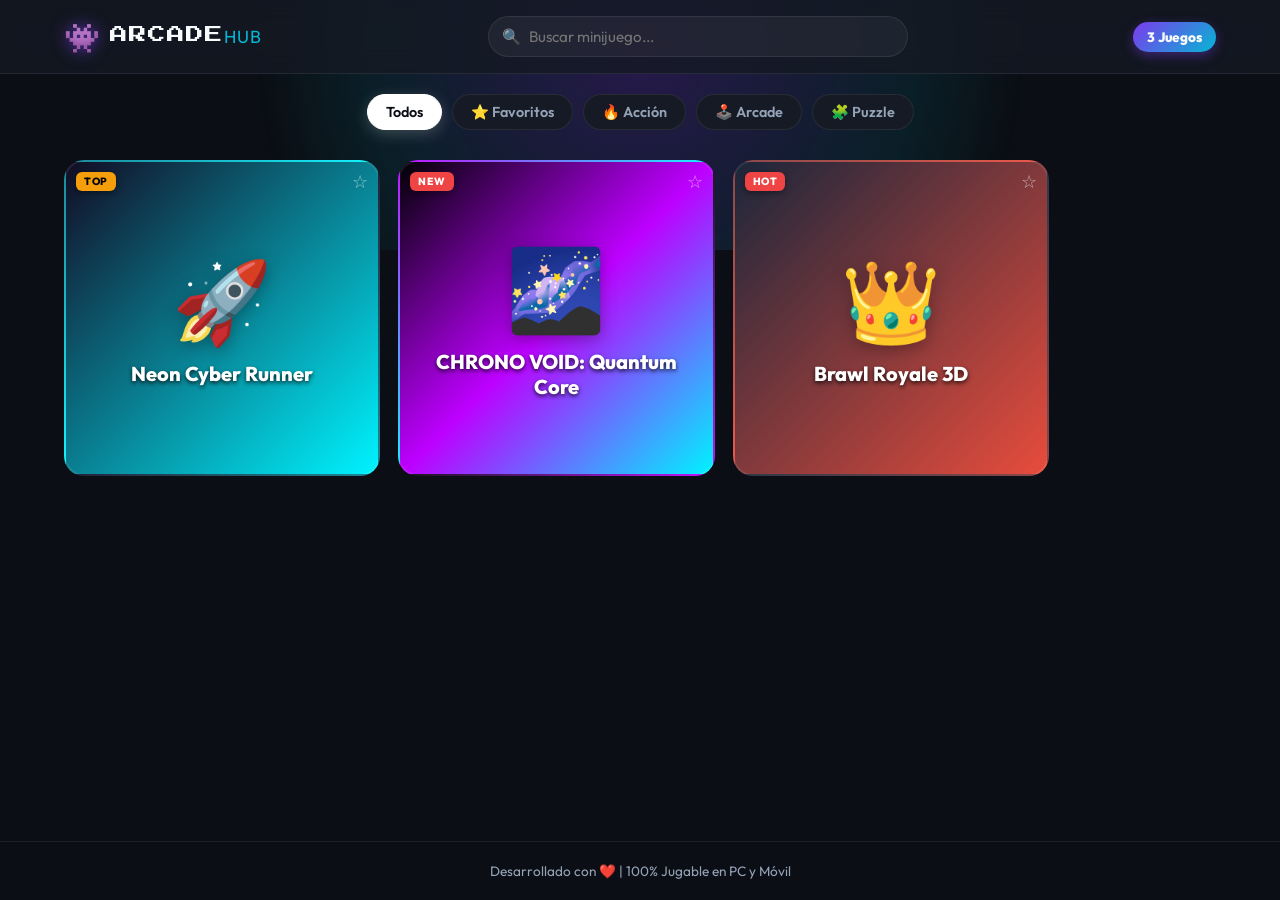
<file: index.html>
<!DOCTYPE html>
<html lang="es">
<head>
    <meta charset="UTF-8">
    <meta name="viewport" content="width=device-width, initial-scale=1.0, maximum-scale=1.0, user-scalable=no">
    <title>ARCADE HUB | Minijuegos Originales</title>
    <link rel="preconnect" href="https://fonts.googleapis.com">
    <link rel="preconnect" href="https://fonts.gstatic.com" crossorigin>
    <link href="https://fonts.googleapis.com/css2?family=Outfit:wght@400;600;800&family=Press+Start+2P&display=swap" rel="stylesheet">
    <link rel="stylesheet" href="style.css">
</head>
<body>
    <!-- Fondo animado con brillo sutil -->
    <div class="bg-glow"></div>

    <!-- Barra de Navegación Superior -->
    <nav class="navbar">
        <div class="logo">
            <span class="logo-icon">👾</span>
            <span class="logo-text">ARCADE<span class="accent">HUB</span></span>
        </div>

        <div class="search-box">
            <span class="search-icon">🔍</span>
            <input type="text" id="buscador" placeholder="Buscar minijuego...">
        </div>

        <div class="stats-badge">
            <span id="contador-juegos">0</span> Juegos
        </div>
    </nav>

    <!-- Filtros por Categoría -->
    <div class="filtros-container">
        <button class="filtro-btn activo" data-categoria="todos">Todos</button>
        <button class="filtro-btn" data-categoria="favoritos">⭐ Favoritos</button>
        <button class="filtro-btn" data-categoria="accion">🔥 Acción</button>
        <button class="filtro-btn" data-categoria="arcade">🕹️ Arcade</button>
        <button class="filtro-btn" data-categoria="puzzle">🧩 Puzzle</button>
    </div>

    <!-- Cuadrícula Principal estilo Friv Pro -->
    <main class="contenedor-principal">
        <div id="grid-juegos" class="grid-juegos"></div>
        <div id="sin-resultados" class="sin-resultados oculto">
            <p>No se encontraron juegos con ese nombre 😢</p>
        </div>
    </main>

    <!-- Visor / Modal de Juego -->
    <div id="modal-juego" class="modal oculto">
        <div class="modal-contenido" id="modal-box">
            <div class="modal-barra">
                <div class="juego-info-barra">
                    <span id="icono-juego-actual" class="modal-icono">🎮</span>
                    <div>
                        <h2 id="titulo-juego-actual">Nombre del Juego</h2>
                        <span id="controles-juego-actual" class="controles-hint">PC: Flechas / Celular: Táctil</span>
                    </div>
                </div>
                <div class="modal-acciones">
                    <button id="btn-favorito-modal" class="btn-accion" title="Agregar a Favoritos">☆</button>
                    <button id="btn-reiniciar" class="btn-accion" title="Reiniciar Juego">↻</button>
                    <button id="btn-fullscreen" class="btn-accion" title="Pantalla Completa">⛶</button>
                    <button id="btn-cerrar" class="btn-accion btn-cerrar" title="Salir">✖</button>
                </div>
            </div>
            
            <div class="iframe-wrapper">
                <div id="loader" class="loader">Cargando juego...</div>
                <iframe id="iframe-juego" src="" frameborder="0" allowfullscreen allow="autoplay; fullscreen"></iframe>
            </div>
        </div>
    </div>

    <footer>
        <p>Desarrollado con ❤️ | 100% Jugable en PC y Móvil</p>
    </footer>

    <script src="juegos.js"></script>
</body>
</html>
</file>
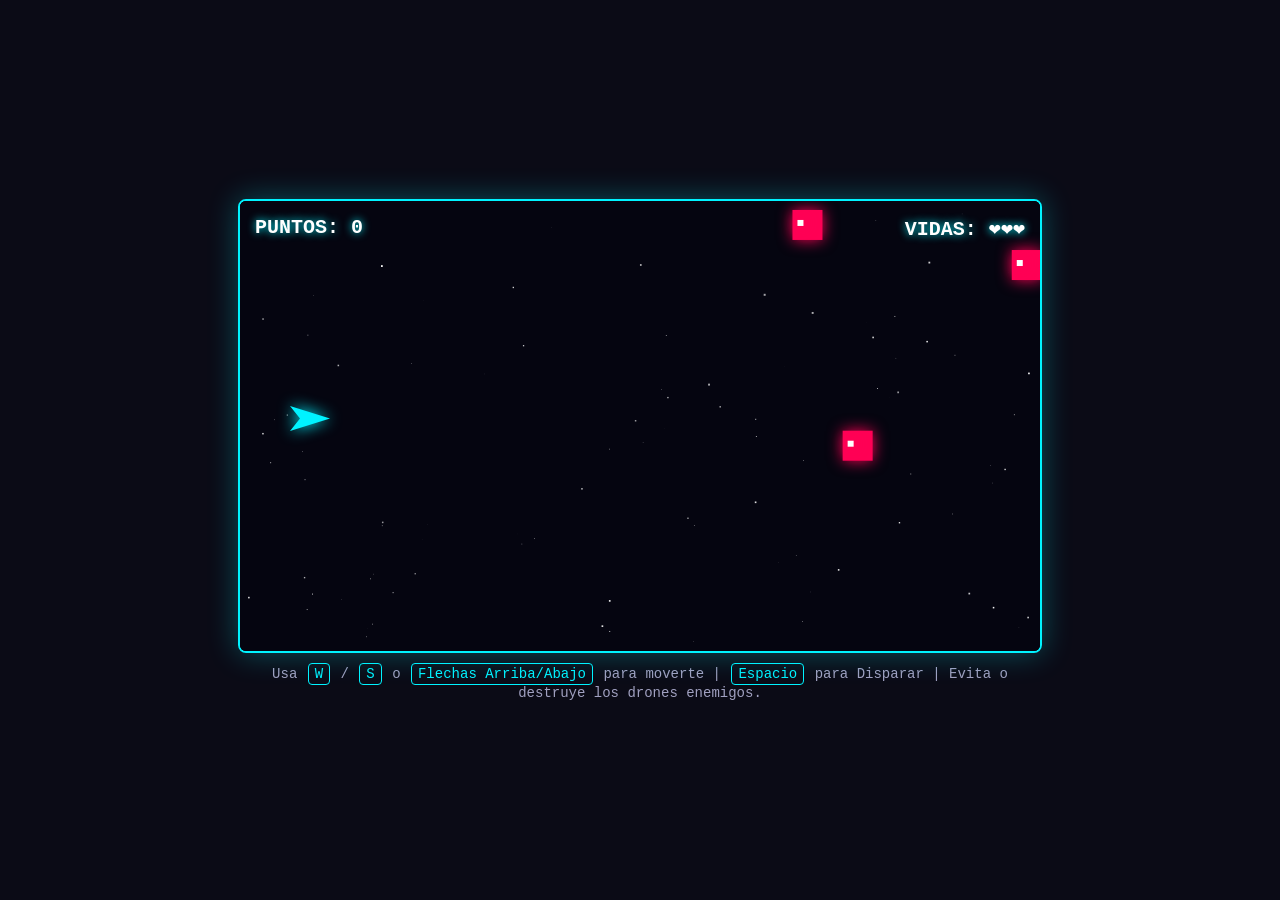
<file: juegos/cyber-runner/index.html>
<!DOCTYPE html>
<html lang="es">
<head>
    <meta charset="UTF-8">
    <meta name="viewport" content="width=device-width, initial-scale=1.0, maximum-scale=1.0, user-scalable=no">
    <title>Neon Cyber Runner</title>
    <style>
        * {
            margin: 0;
            padding: 0;
            box-sizing: border-box;
            -webkit-tap-highlight-color: transparent;
            user-select: none;
        }
        body {
            background-color: #0b0b16;
            color: #fff;
            font-family: 'Courier New', Courier, monospace;
            display: flex;
            flex-direction: column;
            align-items: center;
            justify-content: center;
            min-height: 100vh;
            overflow: hidden;
            padding: 10px;
        }
        #game-container {
            position: relative;
            box-shadow: 0 0 30px rgba(0, 243, 255, 0.3);
            border: 2px solid #00f3ff;
            border-radius: 8px;
            overflow: hidden;
            max-width: 100%;
        }
        canvas {
            display: block;
            background: linear-gradient(to bottom, #050510, #120c24);
            width: 100%;
            height: auto;
            max-height: 55vh;
        }
        #ui {
            position: absolute;
            top: 15px;
            left: 15px;
            right: 15px;
            display: flex;
            justify-content: space-between;
            font-size: clamp(14px, 4vw, 20px);
            font-weight: bold;
            text-shadow: 0 0 8px #00f3ff;
            pointer-events: none;
        }
        #instructions {
            margin-top: 10px;
            text-align: center;
            color: #a0a0c0;
            font-size: clamp(11px, 3vw, 14px);
            max-width: 800px;
            padding: 0 10px;
        }
        .key {
            display: inline-block;
            padding: 2px 6px;
            border: 1px solid #00f3ff;
            border-radius: 4px;
            color: #00f3ff;
            margin: 0 2px;
        }

        /* Controles Táctiles para Celular */
        #mobile-controls {
            display: none;
            width: 100%;
            max-width: 800px;
            margin-top: 15px;
            justify-content: space-between;
            align-items: center;
            padding: 0 10px;
        }
        .control-group {
            display: flex;
            gap: 12px;
        }
        .ctrl-btn {
            background: rgba(0, 243, 255, 0.15);
            border: 2px solid #00f3ff;
            color: #00f3ff;
            font-size: 24px;
            width: 65px;
            height: 65px;
            border-radius: 50%;
            display: flex;
            align-items: center;
            justify-content: center;
            cursor: pointer;
            box-shadow: 0 0 10px rgba(0, 243, 255, 0.2);
            outline: none;
            transition: background 0.1s, transform 0.1s;
        }
        .ctrl-btn:active {
            background: rgba(0, 243, 255, 0.4);
            transform: scale(0.92);
        }
        #btn-shoot {
            background: rgba(255, 0, 85, 0.15);
            border-color: #ff0055;
            color: #ff0055;
            width: 80px;
            height: 80px;
            border-radius: 50%;
            font-size: 14px;
            font-weight: bold;
            box-shadow: 0 0 10px rgba(255, 0, 85, 0.3);
        }
        #btn-shoot:active {
            background: rgba(255, 0, 85, 0.4);
        }

        /* Mostrar controles táctiles solo en pantallas táctiles o móviles */
        @media (hover: none) and (pointer: coarse), (max-width: 900px) {
            #mobile-controls {
                display: flex;
            }
            #instructions {
                display: none;
            }
        }
    </style>
</head>
<body>

    <div id="game-container">
        <canvas id="gameCanvas" width="800" height="450"></canvas>
        <div id="ui">
            <span id="scoreDisplay">PUNTOS: 0</span>
            <span id="livesDisplay">VIDAS: ❤️❤️❤️</span>
        </div>
    </div>

    <div id="instructions">
        Usa <span class="key">W</span> / <span class="key">S</span> o <span class="key">Flechas Arriba/Abajo</span> para moverte | <span class="key">Espacio</span> para Disparar | Evita o destruye los drones enemigos.
    </div>

    <!-- Panel de Botones Táctiles para Celular -->
    <div id="mobile-controls">
        <div class="control-group">
            <button class="ctrl-btn" id="btn-up">⬆️</button>
            <button class="ctrl-btn" id="btn-down">⬇️</button>
        </div>
        <div class="control-group">
            <button class="ctrl-btn" id="btn-shoot">DISPARAR</button>
        </div>
    </div>

    <script>
        const canvas = document.getElementById('gameCanvas');
        const ctx = canvas.getContext('2d');

        // Estado del Juego
        let score = 0;
        let lives = 3;
        let gameRunning = true;
        let frameCount = 0;

        // Controles de Teclado
        const keys = {};
        window.addEventListener('keydown', e => {
            keys[e.code] = true;
            if (e.code === 'Space' && gameRunning) {
                shootLaser();
                e.preventDefault();
            }
            if (!gameRunning && e.code === 'KeyR') {
                resetGame();
            }
        });
        window.addEventListener('keyup', e => keys[e.code] = false);

        // Controles Táctiles (Celular)
        const setupTouchBtn = (id, keyCode) => {
            const btn = document.getElementById(id);
            btn.addEventListener('touchstart', (e) => {
                e.preventDefault();
                keys[keyCode] = true;
            });
            btn.addEventListener('touchend', (e) => {
                e.preventDefault();
                keys[keyCode] = false;
            });
            // Soporte para mouse por si se prueba en PC
            btn.addEventListener('mousedown', () => keys[keyCode] = true);
            btn.addEventListener('mouseup', () => keys[keyCode] = false);
        };

        setupTouchBtn('btn-up', 'ArrowUp');
        setupTouchBtn('btn-down', 'ArrowDown');

        document.getElementById('btn-shoot').addEventListener('touchstart', (e) => {
            e.preventDefault();
            if (gameRunning) shootLaser();
            else resetGame();
        });
        document.getElementById('btn-shoot').addEventListener('mousedown', () => {
            if (gameRunning) shootLaser();
            else resetGame();
        });

        // Jugador
        const player = {
            x: 50,
            y: canvas.height / 2 - 20,
            width: 40,
            height: 25,
            speed: 5,
            color: '#00f3ff'
        };

        let lasers = [];
        let enemies = [];
        let particles = [];
        let stars = [];

        // Generar fondo estrellado con efecto paralaje
        for (let i = 0; i < 100; i++) {
            stars.push({
                x: Math.random() * canvas.width,
                y: Math.random() * canvas.height,
                size: Math.random() * 2,
                speed: Math.random() * 2 + 0.5
            });
        }

        function shootLaser() {
            lasers.push({
                x: player.x + player.width,
                y: player.y + player.height / 2 - 3,
                width: 15,
                height: 6,
                speed: 10,
                color: '#0ff'
            });
        }

        function spawnEnemy() {
            if (Math.random() < 0.03) {
                enemies.push({
                    x: canvas.width,
                    y: Math.random() * (canvas.height - 40),
                    width: 30,
                    height: 30,
                    speed: Math.random() * 2 + 2,
                    color: '#ff0055'
                });
            }
        }

        function createExplosion(x, y, color) {
            for (let i = 0; i < 20; i++) {
                particles.push({
                    x: x,
                    y: y,
                    vx: (Math.random() - 0.5) * 6,
                    vy: (Math.random() - 0.5) * 6,
                    radius: Math.random() * 3 + 1,
                    color: color,
                    life: 30
                });
            }
        }

        function update() {
            if (!gameRunning) return;

            frameCount++;

            // Movimiento del Jugador
            if ((keys['ArrowUp'] || keys['KeyW']) && player.y > 0) player.y -= player.speed;
            if ((keys['ArrowDown'] || keys['KeyS']) && player.y + player.height < canvas.height) player.y += player.speed;

            // Actualizar Estrellas
            stars.forEach(star => {
                star.x -= star.speed;
                if (star.x < 0) star.x = canvas.width;
            });

            // Actualizar Láseres
            for (let i = lasers.length - 1; i >= 0; i--) {
                lasers[i].x += lasers[i].speed;
                if (lasers[i].x > canvas.width) {
                    lasers.splice(i, 1);
                }
            }

            // Generar y Actualizar Enemigos
            spawnEnemy();
            for (let i = enemies.length - 1; i >= 0; i--) {
                enemies[i].x -= enemies[i].speed;

                // Colisión Jugador - Enemigo
                if (
                    player.x < enemies[i].x + enemies[i].width &&
                    player.x + player.width > enemies[i].x &&
                    player.y < enemies[i].y + enemies[i].height &&
                    player.y + player.height > enemies[i].y
                ) {
                    createExplosion(player.x, player.y, '#00f3ff');
                    lives--;
                    enemies.splice(i, 1);
                    if (lives <= 0) {
                        gameRunning = false;
                    }
                    continue;
                }

                // Colisión Láser - Enemigo
                for (let j = lasers.length - 1; j >= 0; j--) {
                    if (
                        lasers[j].x < enemies[i].x + enemies[i].width &&
                        lasers[j].x + lasers[j].width > enemies[i].x &&
                        lasers[j].y < enemies[i].y + enemies[i].height &&
                        lasers[j].y + lasers[j].height > enemies[i].y
                    ) {
                        createExplosion(enemies[i].x, enemies[i].y, '#ff0055');
                        score += 100;
                        enemies.splice(i, 1);
                        lasers.splice(j, 1);
                        break;
                    }
                }

                // Eliminar enemigos fuera de pantalla
                if (enemies[i] && enemies[i].x + enemies[i].width < 0) {
                    enemies.splice(i, 1);
                }
            }

            // Actualizar Partículas
            for (let i = particles.length - 1; i >= 0; i--) {
                particles[i].x += particles[i].vx;
                particles[i].y += particles[i].vy;
                particles[i].life--;
                if (particles[i].life <= 0) {
                    particles.splice(i, 1);
                }
            }

            // Actualizar UI HTML
            document.getElementById('scoreDisplay').innerText = `PUNTOS: ${score}`;
            document.getElementById('livesDisplay').innerText = `VIDAS: ${'❤️'.repeat(lives)}`;
        }

        function draw() {
            ctx.fillStyle = '#050510';
            ctx.fillRect(0, 0, canvas.width, canvas.height);

            // Dibujar Estrellas
            ctx.fillStyle = '#ffffff';
            stars.forEach(star => {
                ctx.globalAlpha = Math.random() * 0.5 + 0.5;
                ctx.fillRect(star.x, star.y, star.size, star.size);
            });
            ctx.globalAlpha = 1.0;

            // Dibujar Jugador
            ctx.shadowBlur = 15;
            ctx.shadowColor = player.color;
            ctx.fillStyle = player.color;
            ctx.beginPath();
            ctx.moveTo(player.x + player.width, player.y + player.height / 2);
            ctx.lineTo(player.x, player.y);
            ctx.lineTo(player.x + 10, player.y + player.height / 2);
            ctx.lineTo(player.x, player.y + player.height);
            ctx.closePath();
            ctx.fill();

            // Dibujar Láseres
            ctx.shadowColor = '#0ff';
            ctx.fillStyle = '#0ff';
            lasers.forEach(laser => {
                ctx.fillRect(laser.x, laser.y, laser.width, laser.height);
            });

            // Dibujar Enemigos
            ctx.shadowColor = '#ff0055';
            ctx.fillStyle = '#ff0055';
            enemies.forEach(enemy => {
                ctx.fillRect(enemy.x, enemy.y, enemy.width, enemy.height);
                ctx.fillStyle = '#fff';
                ctx.fillRect(enemy.x + 5, enemy.y + 10, 6, 6);
                ctx.fillStyle = '#ff0055';
            });

            // Dibujar Partículas
            particles.forEach(p => {
                ctx.shadowColor = p.color;
                ctx.fillStyle = p.color;
                ctx.beginPath();
                ctx.arc(p.x, p.y, p.radius, 0, Math.PI * 2);
                ctx.fill();
            });

            ctx.shadowBlur = 0;

            // Pantalla de Game Over
            if (!gameRunning) {
                ctx.fillStyle = 'rgba(0, 0, 0, 0.85)';
                ctx.fillRect(0, 0, canvas.width, canvas.height);

                ctx.fillStyle = '#ff0055';
                ctx.font = 'bold 28px "Courier New"';
                ctx.textAlign = 'center';
                ctx.shadowBlur = 20;
                ctx.shadowColor = '#ff0055';
                ctx.fillText('GAME OVER', canvas.width / 2, canvas.height / 2 - 25);

                ctx.fillStyle = '#00f3ff';
                ctx.font = '16px "Courier New"';
                ctx.shadowColor = '#00f3ff';
                ctx.fillText('Presiona [ R ] o toca DISPARAR', canvas.width / 2, canvas.height / 2 + 20);
                ctx.textAlign = 'left';
            }
        }

        function resetGame() {
            score = 0;
            lives = 3;
            lasers = [];
            enemies = [];
            particles = [];
            player.y = canvas.height / 2 - 20;
            gameRunning = true;
        }

        function gameLoop() {
            update();
            draw();
            requestAnimationFrame(gameLoop);
        }

        gameLoop();
    </script>
</body>
</html>
</file>
<file: style.css>
:root {
    --bg-dark: #0b0e14;
    --bg-card: #151a24;
    --primary: #7c3aed;
    --secondary: #06b6d4;
    --accent: #f59e0b;
    --text-main: #f8fafc;
    --text-muted: #94a3b8;
    --glass: rgba(21, 26, 36, 0.8);
    --border-glass: rgba(255, 255, 255, 0.08);
}

* {
    box-sizing: border-box;
    margin: 0;
    padding: 0;
    font-family: 'Outfit', sans-serif;
    -webkit-tap-highlight-color: transparent;
}

body {
    background-color: var(--bg-dark);
    color: var(--text-main);
    min-height: 100vh;
    display: flex;
    flex-direction: column;
    overflow-x: hidden;
    position: relative;
}

/* Luz ambiental de fondo */
.bg-glow {
    position: fixed;
    top: -150px;
    left: 50%;
    transform: translateX(-50%);
    width: 80vw;
    height: 400px;
    background: radial-gradient(circle, rgba(124, 58, 237, 0.25) 0%, rgba(6, 182, 212, 0.1) 50%, transparent 70%);
    pointer-events: none;
    z-index: -1;
}

/* Navbar */
.navbar {
    display: flex;
    justify-content: space-between;
    align-items: center;
    padding: 16px 5%;
    background: var(--glass);
    backdrop-filter: blur(12px);
    border-bottom: 1px solid var(--border-glass);
    position: sticky;
    top: 0;
    z-index: 50;
    gap: 15px;
    flex-wrap: wrap;
}

.logo {
    display: flex;
    align-items: center;
    gap: 10px;
    cursor: pointer;
}

.logo-icon {
    font-size: 1.8rem;
    filter: drop-shadow(0 0 8px rgba(124, 58, 237, 0.8));
}

.logo-text {
    font-family: 'Press Start 2P', cursive;
    font-size: 1.1rem;
    letter-spacing: 1px;
}

.logo-text .accent {
    color: var(--secondary);
}

.search-box {
    flex: 1;
    max-width: 420px;
    position: relative;
    display: flex;
    align-items: center;
}

.search-icon {
    position: absolute;
    left: 14px;
    font-size: 0.95rem;
    opacity: 0.7;
}

.search-box input {
    width: 100%;
    padding: 10px 15px 10px 40px;
    border-radius: 99px;
    border: 1px solid var(--border-glass);
    background: rgba(255, 255, 255, 0.05);
    color: white;
    font-size: 0.95rem;
    outline: none;
    transition: all 0.25s ease;
}

.search-box input:focus {
    border-color: var(--secondary);
    background: rgba(255, 255, 255, 0.1);
    box-shadow: 0 0 15px rgba(6, 182, 212, 0.25);
}

.stats-badge {
    background: linear-gradient(135deg, var(--primary), var(--secondary));
    padding: 6px 14px;
    border-radius: 99px;
    font-weight: 800;
    font-size: 0.85rem;
    box-shadow: 0 4px 12px rgba(124, 58, 237, 0.4);
}

/* Filtros */
.filtros-container {
    display: flex;
    justify-content: center;
    gap: 10px;
    padding: 20px 5% 10px;
    flex-wrap: wrap;
}

.filtro-btn {
    background: var(--bg-card);
    color: var(--text-muted);
    border: 1px solid var(--border-glass);
    padding: 8px 18px;
    border-radius: 99px;
    font-weight: 600;
    font-size: 0.9rem;
    cursor: pointer;
    transition: all 0.2s ease;
}

.filtro-btn:hover {
    color: white;
    border-color: rgba(255, 255, 255, 0.25);
    transform: translateY(-2px);
}

.filtro-btn.activo {
    background: white;
    color: var(--bg-dark);
    border-color: white;
    box-shadow: 0 4px 15px rgba(255, 255, 255, 0.2);
}

/* Grid Principal */
.contenedor-principal {
    flex: 1;
    width: 100%;
    max-width: 1300px;
    margin: 0 auto;
    padding: 20px 5% 50px;
}

.grid-juegos {
    display: grid;
    grid-template-columns: repeat(auto-fill, minmax(145px, 1fr));
    gap: 18px;
}

/* Tarjeta Estilo Friv Pro */
.tarjeta-juego {
    aspect-ratio: 1 / 1;
    border-radius: 20px;
    position: relative;
    overflow: hidden;
    cursor: pointer;
    background: var(--bg-card);
    border: 2px solid var(--border-glass);
    transition: transform 0.25s cubic-bezier(0.175, 0.885, 0.32, 1.275), box-shadow 0.25s ease, border-color 0.25s ease;
    display: flex;
    flex-direction: column;
    align-items: center;
    justify-content: center;
    padding: 12px;
    user-select: none;
}

.tarjeta-juego:hover {
    transform: translateY(-6px) scale(1.04);
    border-color: var(--secondary);
    box-shadow: 0 12px 25px rgba(0, 0, 0, 0.5), 0 0 15px rgba(6, 182, 212, 0.35);
    z-index: 5;
}

/* Tarjeta destacada (ocupa 2x2 en pantallas medianas/grandes) */
.tarjeta-juego.destacado {
    grid-column: span 2;
    grid-row: span 2;
}

.tarjeta-juego.destacado .icono-juego {
    font-size: 5rem;
}

.tarjeta-juego.destacado .titulo-juego {
    font-size: 1.25rem;
}

/* Etiqueta superior (NUEVO / TOP) */
.badge-tag {
    position: absolute;
    top: 10px;
    left: 10px;
    background: #ef4444;
    color: white;
    font-size: 0.65rem;
    font-weight: 800;
    padding: 3px 8px;
    border-radius: 6px;
    text-transform: uppercase;
    letter-spacing: 0.5px;
    box-shadow: 0 2px 6px rgba(0, 0, 0, 0.4);
}

.badge-tag.top {
    background: var(--accent);
    color: #000;
}

/* Botón estrella rápido en tarjeta */
.fav-corner {
    position: absolute;
    top: 8px;
    right: 10px;
    font-size: 1.1rem;
    opacity: 0.6;
    transition: transform 0.2s, opacity 0.2s;
    z-index: 3;
}

.fav-corner:hover, .fav-corner.es-fav {
    opacity: 1;
    transform: scale(1.2);
}

.icono-juego {
    font-size: 3.3rem;
    margin-bottom: 10px;
    transition: transform 0.3s ease;
    filter: drop-shadow(0 4px 8px rgba(0, 0, 0, 0.3));
}

.tarjeta-juego:hover .icono-juego {
    transform: scale(1.12) rotate(-4deg);
}

/* Si usas imagen en vez de emoji */
.img-juego {
    position: absolute;
    inset: 0;
    width: 100%;
    height: 100%;
    object-fit: cover;
    z-index: 1;
}

.overlay-info {
    position: relative;
    z-index: 2;
    text-align: center;
    width: 100%;
}

.tarjeta-juego.con-imagen .overlay-info {
    position: absolute;
    bottom: 0;
    left: 0;
    right: 0;
    padding: 25px 10px 10px;
    background: linear-gradient(to top, rgba(0, 0, 0, 0.9), transparent);
}

.titulo-juego {
    font-weight: 800;
    font-size: 0.95rem;
    color: white;
    text-shadow: 0 2px 4px rgba(0, 0, 0, 0.8);
}

.sin-resultados {
    text-align: center;
    padding: 50px 20px;
    color: var(--text-muted);
    font-size: 1.1rem;
}

/* Modal / Visor de Juego */
.modal {
    position: fixed;
    inset: 0;
    background: rgba(5, 7, 11, 0.92);
    backdrop-filter: blur(8px);
    display: flex;
    justify-content: center;
    align-items: center;
    z-index: 100;
    padding: 15px;
    animation: fadeIn 0.2s ease;
}

@keyframes fadeIn {
    from { opacity: 0; }
    to { opacity: 1; }
}

.oculto {
    display: none !important;
}

.modal-contenido {
    width: 100%;
    max-width: 1050px;
    height: 88vh;
    background: #111622;
    border: 1px solid rgba(255, 255, 255, 0.15);
    border-radius: 18px;
    display: flex;
    flex-direction: column;
    overflow: hidden;
    box-shadow: 0 25px 60px rgba(0, 0, 0, 0.8);
}

.modal-barra {
    background: #182032;
    padding: 12px 18px;
    display: flex;
    justify-content: space-between;
    align-items: center;
    border-bottom: 1px solid var(--border-glass);
}

.juego-info-barra {
    display: flex;
    align-items: center;
    gap: 12px;
}

.modal-icono {
    font-size: 1.8rem;
}

.juego-info-barra h2 {
    font-size: 1.05rem;
    font-weight: 800;
}

.controles-hint {
    font-size: 0.78rem;
    color: var(--secondary);
    display: block;
}

.modal-acciones {
    display: flex;
    gap: 8px;
}

.btn-accion {
    background: rgba(255, 255, 255, 0.08);
    border: 1px solid rgba(255, 255, 255, 0.1);
    color: white;
    width: 38px;
    height: 38px;
    border-radius: 10px;
    cursor: pointer;
    font-size: 1.1rem;
    display: flex;
    align-items: center;
    justify-content: center;
    transition: all 0.2s;
}

.btn-accion:hover {
    background: var(--primary);
    transform: translateY(-2px);
}

.btn-cerrar:hover {
    background: #ef4444;
}

.iframe-wrapper {
    position: relative;
    flex: 1;
    width: 100%;
    background: #000;
}

.loader {
    position: absolute;
    inset: 0;
    display: flex;
    align-items: center;
    justify-content: center;
    color: var(--secondary);
    font-weight: 600;
    z-index: 1;
}

#iframe-juego {
    position: relative;
    z-index: 2;
    width: 100%;
    height: 100%;
    border: none;
}

footer {
    text-align: center;
    padding: 20px;
    color: var(--text-muted);
    font-size: 0.85rem;
    border-top: 1px solid var(--border-glass);
}

/* Adaptación Celular */
@media (max-width: 600px) {
    .navbar {
        justify-content: center;
    }
    .search-box {
        order: 3;
        max-width: 100%;
        width: 100%;
    }
    .grid-juegos {
        grid-template-columns: repeat(auto-fill, minmax(105px, 1fr));
        gap: 12px;
    }
    .tarjeta-juego.destacado {
        grid-column: span 2;
        grid-row: span 2;
    }
    .modal {
        padding: 0;
    }
    .modal-contenido {
        height: 100vh;
        border-radius: 0;
        border: none;
    }
    .controles-hint {
        display: none;
    }
}
</file>
